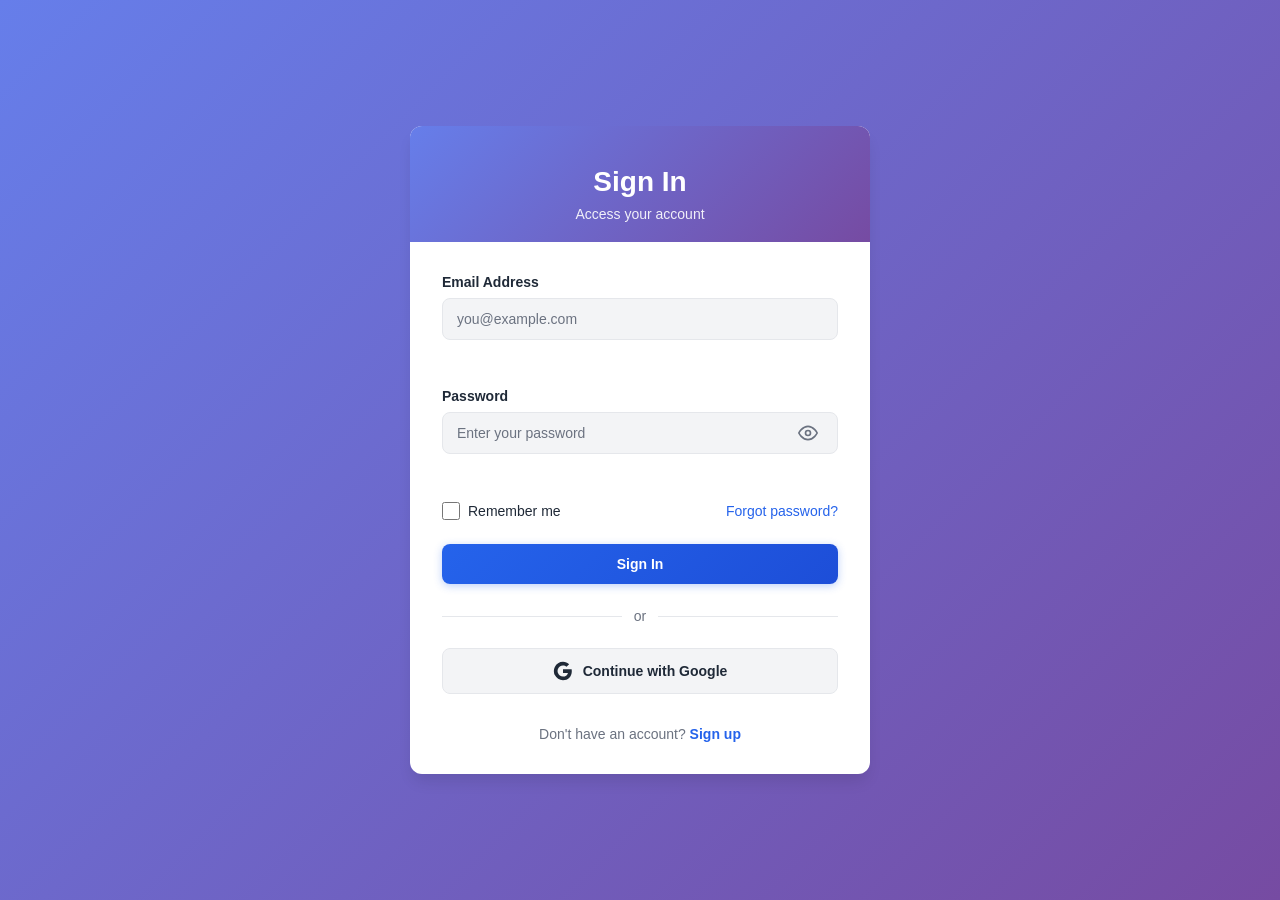
<file: index.html>
<!DOCTYPE html>
<html lang="en">
<head>
    <meta charset="UTF-8">
    <meta name="viewport" content="width=device-width, initial-scale=1.0">
    <title>Sign In</title>
    <link rel="stylesheet" href="styles.css">
</head>
<body>
    <div class="container">
        <div class="form-wrapper">
            <div class="form-header">
                <h1>Sign In</h1>
                <p>Access your account</p>
            </div>

            <form id="signInForm" class="sign-in-form" method="POST">
                <div class="form-group">
                    <label for="email">Email Address</label>
                    <input 
                        type="email" 
                        id="email" 
                        name="email" 
                        placeholder="you@example.com" 
                        required
                    >
                    <span class="error-message" id="emailError"></span>
                </div>

                <div class="form-group">
                    <label for="password">Password</label>
                    <div class="password-wrapper">
                        <input 
                            type="password" 
                            id="password" 
                            name="password" 
                            placeholder="Enter your password" 
                            required
                        >
                        <button type="button" class="toggle-password" id="togglePassword">
                            <svg class="eye-icon" viewBox="0 0 24 24" fill="none" stroke="currentColor" stroke-width="2">
                                <path d="M1 12s4-8 11-8 11 8 11 8-4 8-11 8-11-8-11-8z"></path>
                                <circle cx="12" cy="12" r="3"></circle>
                            </svg>
                        </button>
                    </div>
                    <span class="error-message" id="passwordError"></span>
                </div>

                <div class="form-options">
                    <label class="checkbox-label">
                        <input type="checkbox" id="rememberMe" name="rememberMe">
                        <span>Remember me</span>
                    </label>
                    <a href="#" class="forgot-link">Forgot password?</a>
                </div>

                <button type="submit" class="btn-primary">Sign In</button>

                <div class="divider">
                    <span>or</span>
                </div>

                <button type="button" class="btn-secondary">
                    <svg class="google-icon" viewBox="0 0 24 24" fill="currentColor">
                        <path d="M22.56 12.25c0-.78-.07-1.53-.2-2.25H12v4.26h5.92c-.26 1.37-1.04 2.53-2.21 3.31v2.77h3.57c2.08-1.92 3.28-4.74 3.28-8.09z"/>
                        <path d="M12 23c2.97 0 5.46-.98 7.28-2.66l-3.57-2.77c-.98.66-2.23 1.06-3.71 1.06-2.86 0-5.29-1.93-6.16-4.53H2.18v2.84C3.99 20.53 7.7 23 12 23z"/>
                        <path d="M5.84 14.09c-.22-.66-.35-1.36-.35-2.09s.13-1.43.35-2.09V7.07H2.18C1.43 8.55 1 10.22 1 12s.43 3.45 1.18 4.93l2.85-2.22.81-.62z"/>
                        <path d="M12 5.38c1.62 0 3.06.56 4.21 1.64l3.15-3.15C17.45 2.09 14.97 1 12 1 7.7 1 3.99 3.47 2.18 7.07l3.66 2.84c.87-2.6 3.3-4.53 6.16-4.53z"/>
                    </svg>
                    Continue with Google
                </button>
            </form>

            <div class="form-footer">
                <p>Don't have an account? <a href="#">Sign up</a></p>
            </div>
        </div>
    </div>

    <script src="script.js"></script>
</body>
</html>
</file>
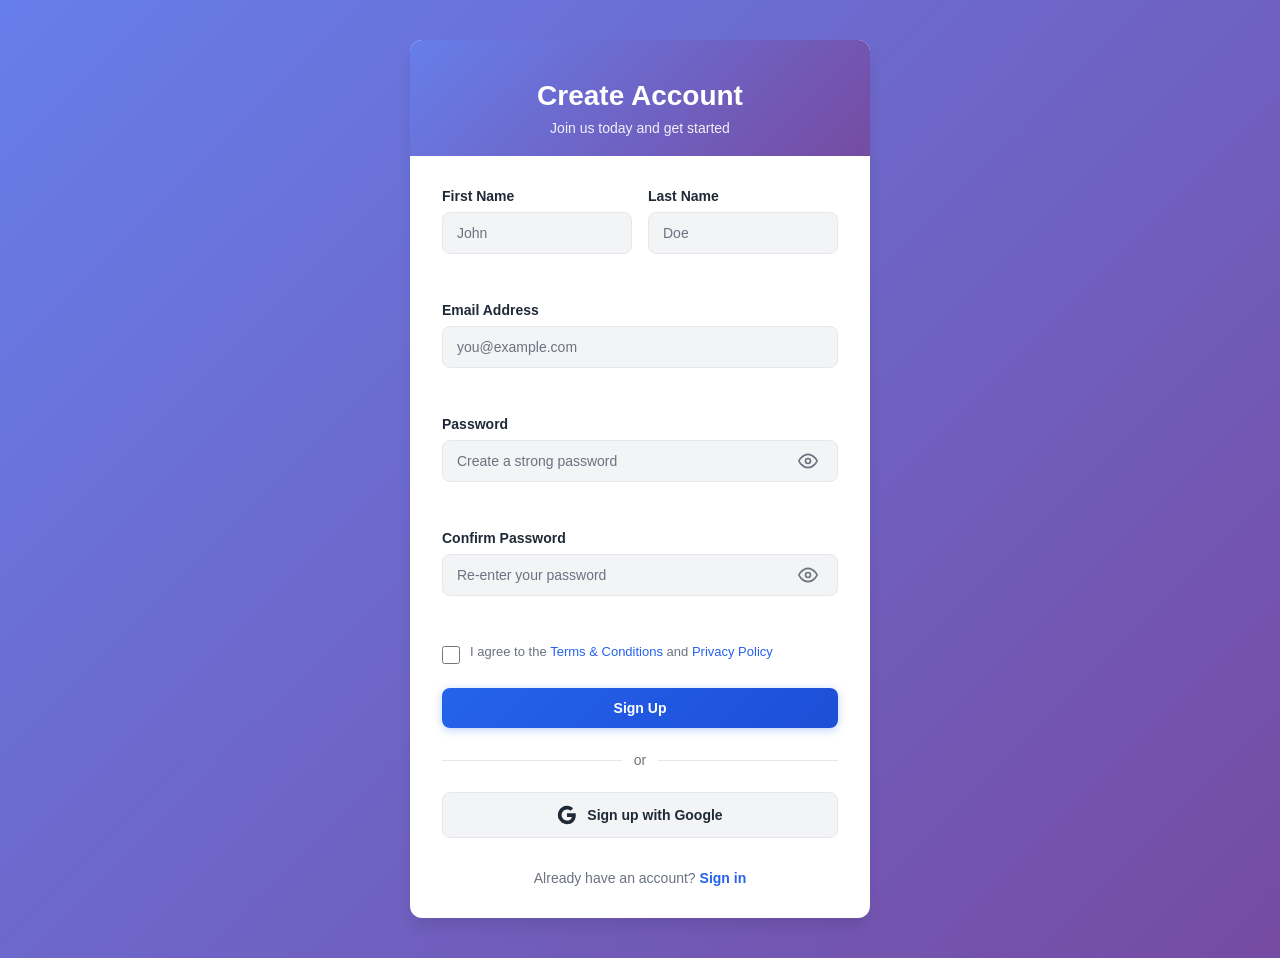
<file: signup.html>
<!DOCTYPE html>
<html lang="en">
<head>
    <meta charset="UTF-8">
    <meta name="viewport" content="width=device-width, initial-scale=1.0">
    <title>Sign Up</title>
    <style>
        /* ====================================
           Sign Up Form - Stylesheet
           ==================================== */

        * {
            margin: 0;
            padding: 0;
            box-sizing: border-box;
        }

        :root {
            --primary-color: #2563eb;
            --primary-hover: #1d4ed8;
            --secondary-color: #f3f4f6;
            --text-primary: #1f2937;
            --text-secondary: #6b7280;
            --border-color: #e5e7eb;
            --error-color: #dc2626;
            --success-color: #16a34a;
            --shadow-sm: 0 1px 2px 0 rgba(0, 0, 0, 0.05);
            --shadow-md: 0 4px 6px -1px rgba(0, 0, 0, 0.1);
            --shadow-lg: 0 10px 15px -3px rgba(0, 0, 0, 0.1);
            --transition: all 0.3s ease;
        }

        body {
            font-family: -apple-system, BlinkMacSystemFont, "Segoe UI", Roboto, "Helvetica Neue", Arial, sans-serif;
            background: linear-gradient(135deg, #667eea 0%, #764ba2 100%);
            min-height: 100vh;
            display: flex;
            align-items: center;
            justify-content: center;
            color: var(--text-primary);
            padding: 20px 0;
        }

        /* Container & Wrapper */
        .container {
            width: 100%;
            max-width: 500px;
            padding: 20px;
        }

        .form-wrapper {
            background: white;
            border-radius: 12px;
            box-shadow: var(--shadow-lg);
            overflow: hidden;
            animation: slideUp 0.5s ease;
        }

        @keyframes slideUp {
            from {
                opacity: 0;
                transform: translateY(20px);
            }
            to {
                opacity: 1;
                transform: translateY(0);
            }
        }

        /* Form Header */
        .form-header {
            padding: 40px 32px 20px;
            text-align: center;
            background: linear-gradient(135deg, #667eea 0%, #764ba2 100%);
            color: white;
        }

        .form-header h1 {
            font-size: 28px;
            font-weight: 700;
            margin-bottom: 8px;
        }

        .form-header p {
            font-size: 14px;
            opacity: 0.9;
        }

        /* Form Content */
        .sign-up-form {
            padding: 32px;
        }

        /* Form Row (Two Columns) */
        .form-row {
            display: grid;
            grid-template-columns: 1fr 1fr;
            gap: 16px;
            margin-bottom: 24px;
        }

        .form-row .form-group {
            margin-bottom: 0;
        }

        /* Form Group */
        .form-group {
            margin-bottom: 24px;
        }

        .form-group label {
            display: block;
            font-size: 14px;
            font-weight: 600;
            margin-bottom: 8px;
            color: var(--text-primary);
        }

        .form-group input,
        .form-group select {
            width: 100%;
            padding: 12px 14px;
            font-size: 14px;
            border: 1px solid var(--border-color);
            border-radius: 8px;
            background: var(--secondary-color);
            color: var(--text-primary);
            transition: var(--transition);
            font-family: inherit;
        }

        .form-group input:focus,
        .form-group select:focus {
            outline: none;
            border-color: var(--primary-color);
            background: white;
            box-shadow: 0 0 0 3px rgba(37, 99, 235, 0.1);
        }

        .form-group input::placeholder {
            color: var(--text-secondary);
        }

        /* Password Wrapper */
        .password-wrapper {
            position: relative;
            display: flex;
            align-items: center;
        }

        .password-wrapper input {
            width: 100%;
            padding-right: 44px;
        }

        .toggle-password {
            position: absolute;
            right: 12px;
            background: none;
            border: none;
            cursor: pointer;
            padding: 8px;
            color: var(--text-secondary);
            transition: var(--transition);
            display: flex;
            align-items: center;
            justify-content: center;
        }

        .toggle-password:hover {
            color: var(--primary-color);
        }

        .eye-icon {
            width: 20px;
            height: 20px;
        }

        /* Error Message */
        .error-message {
            display: block;
            font-size: 13px;
            color: var(--error-color);
            margin-top: 6px;
            min-height: 18px;
        }

        /* Success Message */
        .success-message {
            display: none;
            font-size: 13px;
            color: var(--success-color);
            margin-top: 6px;
        }

        /* Terms & Conditions */
        .checkbox-label {
            display: flex;
            align-items: flex-start;
            cursor: pointer;
            user-select: none;
            font-size: 13px;
            color: var(--text-secondary);
            margin-bottom: 24px;
        }

        .checkbox-label input[type="checkbox"] {
            width: 18px;
            height: 18px;
            margin-right: 10px;
            margin-top: 2px;
            cursor: pointer;
            accent-color: var(--primary-color);
            flex-shrink: 0;
        }

        .checkbox-label a {
            color: var(--primary-color);
            text-decoration: none;
            font-weight: 500;
        }

        .checkbox-label a:hover {
            text-decoration: underline;
        }

        /* Buttons */
        .btn-primary,
        .btn-secondary {
            width: 100%;
            padding: 12px 16px;
            font-size: 14px;
            font-weight: 600;
            border: none;
            border-radius: 8px;
            cursor: pointer;
            transition: var(--transition);
            display: flex;
            align-items: center;
            justify-content: center;
            gap: 10px;
        }

        .btn-primary {
            background: linear-gradient(135deg, var(--primary-color) 0%, #1d4ed8 100%);
            color: white;
            margin-bottom: 16px;
            box-shadow: 0 2px 8px rgba(37, 99, 235, 0.3);
        }

        .btn-primary:hover {
            background: linear-gradient(135deg, var(--primary-hover) 0%, #164ba8 100%);
            box-shadow: 0 4px 12px rgba(37, 99, 235, 0.4);
            transform: translateY(-2px);
        }

        .btn-primary:active {
            transform: translateY(0);
        }

        .btn-secondary {
            background: var(--secondary-color);
            color: var(--text-primary);
            border: 1px solid var(--border-color);
            margin-top: 16px;
        }

        .btn-secondary:hover {
            background: #e5e7eb;
            border-color: var(--text-secondary);
        }

        .btn-secondary:active {
            background: #d1d5db;
        }

        /* Google Icon */
        .google-icon {
            width: 20px;
            height: 20px;
        }

        /* Divider */
        .divider {
            display: flex;
            align-items: center;
            margin: 24px 0;
            color: var(--text-secondary);
            font-size: 14px;
        }

        .divider::before,
        .divider::after {
            content: "";
            flex: 1;
            height: 1px;
            background: var(--border-color);
        }

        .divider span {
            padding: 0 12px;
        }

        /* Form Footer */
        .form-footer {
            padding: 0 32px 32px;
            text-align: center;
            font-size: 14px;
            color: var(--text-secondary);
        }

        .form-footer a {
            color: var(--primary-color);
            text-decoration: none;
            font-weight: 600;
            transition: var(--transition);
        }

        .form-footer a:hover {
            color: var(--primary-hover);
            text-decoration: underline;
        }

        /* Responsive Design */
        @media (max-width: 640px) {
            .container {
                padding: 16px;
            }

            .form-wrapper {
                border-radius: 8px;
            }

            .form-header {
                padding: 32px 24px 16px;
            }

            .form-header h1 {
                font-size: 24px;
            }

            .sign-up-form {
                padding: 24px;
            }

            .form-footer {
                padding: 0 24px 24px;
            }

            .form-row {
                grid-template-columns: 1fr;
                gap: 0;
            }
        }

        /* Accessibility */
        @media (prefers-reduced-motion: reduce) {
            * {
                animation-duration: 0.01ms !important;
                animation-iteration-count: 1 !important;
                transition-duration: 0.01ms !important;
            }
        }

        /* Focus Styles for Keyboard Navigation */
        button:focus-visible,
        input:focus-visible,
        select:focus-visible {
            outline: 2px solid var(--primary-color);
            outline-offset: 2px;
        }
    </style>
</head>
<body>
    <div class="container">
        <div class="form-wrapper">
            <div class="form-header">
                <h1>Create Account</h1>
                <p>Join us today and get started</p>
            </div>

            <form id="signUpForm" class="sign-up-form" method="POST">
                <div class="form-row">
                    <div class="form-group">
                        <label for="firstName">First Name</label>
                        <input 
                            type="text" 
                            id="firstName" 
                            name="firstName" 
                            placeholder="John" 
                            required
                        >
                        <span class="error-message" id="firstNameError"></span>
                    </div>

                    <div class="form-group">
                        <label for="lastName">Last Name</label>
                        <input 
                            type="text" 
                            id="lastName" 
                            name="lastName" 
                            placeholder="Doe" 
                            required
                        >
                        <span class="error-message" id="lastNameError"></span>
                    </div>
                </div>

                <div class="form-group">
                    <label for="email">Email Address</label>
                    <input 
                        type="email" 
                        id="email" 
                        name="email" 
                        placeholder="you@example.com" 
                        required
                    >
                    <span class="error-message" id="emailError"></span>
                </div>

                <div class="form-group">
                    <label for="password">Password</label>
                    <div class="password-wrapper">
                        <input 
                            type="password" 
                            id="password" 
                            name="password" 
                            placeholder="Create a strong password" 
                            required
                        >
                        <button type="button" class="toggle-password" id="togglePassword">
                            <svg class="eye-icon" viewBox="0 0 24 24" fill="none" stroke="currentColor" stroke-width="2">
                                <path d="M1 12s4-8 11-8 11 8 11 8-4 8-11 8-11-8-11-8z"></path>
                                <circle cx="12" cy="12" r="3"></circle>
                            </svg>
                        </button>
                    </div>
                    <span class="error-message" id="passwordError"></span>
                </div>

                <div class="form-group">
                    <label for="confirmPassword">Confirm Password</label>
                    <div class="password-wrapper">
                        <input 
                            type="password" 
                            id="confirmPassword" 
                            name="confirmPassword" 
                            placeholder="Re-enter your password" 
                            required
                        >
                        <button type="button" class="toggle-password" id="toggleConfirmPassword">
                            <svg class="eye-icon" viewBox="0 0 24 24" fill="none" stroke="currentColor" stroke-width="2">
                                <path d="M1 12s4-8 11-8 11 8 11 8-4 8-11 8-11-8-11-8z"></path>
                                <circle cx="12" cy="12" r="3"></circle>
                            </svg>
                        </button>
                    </div>
                    <span class="error-message" id="confirmPasswordError"></span>
                </div>

                <label class="checkbox-label">
                    <input type="checkbox" id="agreeTerms" name="agreeTerms" required>
                    <span>I agree to the <a href="#" onclick="return false;">Terms & Conditions</a> and <a href="#" onclick="return false;">Privacy Policy</a></span>
                </label>

                <button type="submit" class="btn-primary">Sign Up</button>

                <div class="divider">
                    <span>or</span>
                </div>

                <button type="button" class="btn-secondary">
                    <svg class="google-icon" viewBox="0 0 24 24" fill="currentColor">
                        <path d="M22.56 12.25c0-.78-.07-1.53-.2-2.25H12v4.26h5.92c-.26 1.37-1.04 2.53-2.21 3.31v2.77h3.57c2.08-1.92 3.28-4.74 3.28-8.09z"/>
                        <path d="M12 23c2.97 0 5.46-.98 7.28-2.66l-3.57-2.77c-.98.66-2.23 1.06-3.71 1.06-2.86 0-5.29-1.93-6.16-4.53H2.18v2.84C3.99 20.53 7.7 23 12 23z"/>
                        <path d="M5.84 14.09c-.22-.66-.35-1.36-.35-2.09s.13-1.43.35-2.09V7.07H2.18C1.43 8.55 1 10.22 1 12s.43 3.45 1.18 4.93l2.85-2.22.81-.62z"/>
                        <path d="M12 5.38c1.62 0 3.06.56 4.21 1.64l3.15-3.15C17.45 2.09 14.97 1 12 1 7.7 1 3.99 3.47 2.18 7.07l3.66 2.84c.87-2.6 3.3-4.53 6.16-4.53z"/>
                    </svg>
                    Sign up with Google
                </button>
            </form>

            <div class="form-footer">
                <p>Already have an account? <a href="index.html">Sign in</a></p>
            </div>
        </div>
    </div>

    <script>
        /* ====================================
           Sign Up Form - JavaScript Functionality
           ==================================== */

        document.addEventListener('DOMContentLoaded', function () {
            const signUpForm = document.getElementById('signUpForm');
            const firstNameInput = document.getElementById('firstName');
            const lastNameInput = document.getElementById('lastName');
            const emailInput = document.getElementById('email');
            const passwordInput = document.getElementById('password');
            const confirmPasswordInput = document.getElementById('confirmPassword');
            const togglePasswordBtn = document.getElementById('togglePassword');
            const toggleConfirmPasswordBtn = document.getElementById('toggleConfirmPassword');
            const agreeTermsCheckbox = document.getElementById('agreeTerms');

            const firstNameError = document.getElementById('firstNameError');
            const lastNameError = document.getElementById('lastNameError');
            const emailError = document.getElementById('emailError');
            const passwordError = document.getElementById('passwordError');
            const confirmPasswordError = document.getElementById('confirmPasswordError');

            /* ---- Validation Functions ---- */
            const validateName = (name) => {
                return name.trim().length >= 2 && /^[a-zA-Z\s'-]+$/.test(name);
            };

            const validateEmail = (email) => {
                const emailRegex = /^[^\s@]+@[^\s@]+\.[^\s@]+$/;
                return emailRegex.test(email);
            };

            const validatePassword = (password) => {
                return password.length >= 8;
            };

            const validatePasswordMatch = (password, confirmPassword) => {
                return password === confirmPassword;
            };

            /* ---- Password Visibility Toggle ---- */
            togglePasswordBtn.addEventListener('click', function (e) {
                e.preventDefault();
                const type = passwordInput.getAttribute('type') === 'password' ? 'text' : 'password';
                passwordInput.setAttribute('type', type);
            });

            toggleConfirmPasswordBtn.addEventListener('click', function (e) {
                e.preventDefault();
                const type = confirmPasswordInput.getAttribute('type') === 'password' ? 'text' : 'password';
                confirmPasswordInput.setAttribute('type', type);
            });

            /* ---- First Name Validation ---- */
            firstNameInput.addEventListener('blur', function () {
                if (this.value.trim() === '') {
                    firstNameError.textContent = 'First name is required';
                } else if (!validateName(this.value)) {
                    firstNameError.textContent = 'First name must be at least 2 characters and contain only letters';
                } else {
                    firstNameError.textContent = '';
                }
            });

            firstNameInput.addEventListener('input', function () {
                if (this.value.trim() !== '' && validateName(this.value)) {
                    firstNameError.textContent = '';
                }
            });

            /* ---- Last Name Validation ---- */
            lastNameInput.addEventListener('blur', function () {
                if (this.value.trim() === '') {
                    lastNameError.textContent = 'Last name is required';
                } else if (!validateName(this.value)) {
                    lastNameError.textContent = 'Last name must be at least 2 characters and contain only letters';
                } else {
                    lastNameError.textContent = '';
                }
            });

            lastNameInput.addEventListener('input', function () {
                if (this.value.trim() !== '' && validateName(this.value)) {
                    lastNameError.textContent = '';
                }
            });

            /* ---- Email Validation ---- */
            emailInput.addEventListener('blur', function () {
                if (this.value.trim() === '') {
                    emailError.textContent = 'Email is required';
                } else if (!validateEmail(this.value)) {
                    emailError.textContent = 'Please enter a valid email address';
                } else {
                    emailError.textContent = '';
                }
            });

            emailInput.addEventListener('input', function () {
                if (this.value.trim() !== '' && validateEmail(this.value)) {
                    emailError.textContent = '';
                }
            });

            /* ---- Password Validation ---- */
            passwordInput.addEventListener('blur', function () {
                if (this.value.trim() === '') {
                    passwordError.textContent = 'Password is required';
                } else if (!validatePassword(this.value)) {
                    passwordError.textContent = 'Password must be at least 8 characters';
                } else {
                    passwordError.textContent = '';
                }
            });

            passwordInput.addEventListener('input', function () {
                if (this.value.trim() !== '' && validatePassword(this.value)) {
                    passwordError.textContent = '';
                }
            });

            /* ---- Confirm Password Validation ---- */
            confirmPasswordInput.addEventListener('blur', function () {
                if (this.value.trim() === '') {
                    confirmPasswordError.textContent = 'Please confirm your password';
                } else if (!validatePasswordMatch(passwordInput.value, this.value)) {
                    confirmPasswordError.textContent = 'Passwords do not match';
                } else {
                    confirmPasswordError.textContent = '';
                }
            });

            confirmPasswordInput.addEventListener('input', function () {
                if (this.value.trim() !== '' && validatePasswordMatch(passwordInput.value, this.value)) {
                    confirmPasswordError.textContent = '';
                }
            });

            /* ---- Form Submission ---- */
            signUpForm.addEventListener('submit', function (e) {
                e.preventDefault();

                // Clear previous errors
                firstNameError.textContent = '';
                lastNameError.textContent = '';
                emailError.textContent = '';
                passwordError.textContent = '';
                confirmPasswordError.textContent = '';

                let isValid = true;

                // Validate all fields
                if (firstNameInput.value.trim() === '') {
                    firstNameError.textContent = 'First name is required';
                    isValid = false;
                } else if (!validateName(firstNameInput.value)) {
                    firstNameError.textContent = 'First name must be at least 2 characters and contain only letters';
                    isValid = false;
                }

                if (lastNameInput.value.trim() === '') {
                    lastNameError.textContent = 'Last name is required';
                    isValid = false;
                } else if (!validateName(lastNameInput.value)) {
                    lastNameError.textContent = 'Last name must be at least 2 characters and contain only letters';
                    isValid = false;
                }

                if (emailInput.value.trim() === '') {
                    emailError.textContent = 'Email is required';
                    isValid = false;
                } else if (!validateEmail(emailInput.value)) {
                    emailError.textContent = 'Please enter a valid email address';
                    isValid = false;
                }

                if (passwordInput.value.trim() === '') {
                    passwordError.textContent = 'Password is required';
                    isValid = false;
                } else if (!validatePassword(passwordInput.value)) {
                    passwordError.textContent = 'Password must be at least 8 characters';
                    isValid = false;
                }

                if (confirmPasswordInput.value.trim() === '') {
                    confirmPasswordError.textContent = 'Please confirm your password';
                    isValid = false;
                } else if (!validatePasswordMatch(passwordInput.value, confirmPasswordInput.value)) {
                    confirmPasswordError.textContent = 'Passwords do not match';
                    isValid = false;
                }

                if (!agreeTermsCheckbox.checked) {
                    alert('Please agree to the Terms & Conditions');
                    isValid = false;
                }

                if (isValid) {
                    const formData = new FormData(signUpForm);
                    const data = {
                        firstName: formData.get('firstName'),
                        lastName: formData.get('lastName'),
                        email: formData.get('email'),
                        password: formData.get('password'),
                        agreeTerms: agreeTermsCheckbox.checked,
                    };

                    console.log('Form submitted successfully:', data);
                    // Handle form submission here (e.g., send to server)
                    // alert('Sign up successful!');
                }
            });

            /* ---- Google Sign-Up Button ---- */
            const googleBtn = document.querySelector('.btn-secondary');
            googleBtn.addEventListener('click', function (e) {
                e.preventDefault();
                console.log('Google Sign-Up clicked');
                // Integrate with Google OAuth here
            });

            /* ---- Sign In Link ---- */
            const signInLink = document.querySelector('.form-footer a');
            signInLink.addEventListener('click', function (e) {
                e.preventDefault();
                window.location.href = 'index.html';
            });
        });
    </script>
</body>
</html>
</file>
<file: styles.css>
/* ====================================
   Sign In Form - Stylesheet
   ==================================== */

* {
    margin: 0;
    padding: 0;
    box-sizing: border-box;
}

:root {
    --primary-color: #2563eb;
    --primary-hover: #1d4ed8;
    --secondary-color: #f3f4f6;
    --text-primary: #1f2937;
    --text-secondary: #6b7280;
    --border-color: #e5e7eb;
    --error-color: #dc2626;
    --success-color: #16a34a;
    --shadow-sm: 0 1px 2px 0 rgba(0, 0, 0, 0.05);
    --shadow-md: 0 4px 6px -1px rgba(0, 0, 0, 0.1);
    --shadow-lg: 0 10px 15px -3px rgba(0, 0, 0, 0.1);
    --transition: all 0.3s ease;
}

body {
    font-family: -apple-system, BlinkMacSystemFont, "Segoe UI", Roboto, "Helvetica Neue", Arial, sans-serif;
    background: linear-gradient(135deg, #667eea 0%, #764ba2 100%);
    min-height: 100vh;
    display: flex;
    align-items: center;
    justify-content: center;
    color: var(--text-primary);
}

/* Container & Wrapper */
.container {
    width: 100%;
    max-width: 500px;
    padding: 20px;
}

.form-wrapper {
    background: white;
    border-radius: 12px;
    box-shadow: var(--shadow-lg);
    overflow: hidden;
    animation: slideUp 0.5s ease;
}

@keyframes slideUp {
    from {
        opacity: 0;
        transform: translateY(20px);
    }
    to {
        opacity: 1;
        transform: translateY(0);
    }
}

/* Form Header */
.form-header {
    padding: 40px 32px 20px;
    text-align: center;
    background: linear-gradient(135deg, #667eea 0%, #764ba2 100%);
    color: white;
}

.form-header h1 {
    font-size: 28px;
    font-weight: 700;
    margin-bottom: 8px;
}

.form-header p {
    font-size: 14px;
    opacity: 0.9;
}

/* Form Content */
.sign-in-form {
    padding: 32px;
}

/* Form Group */
.form-group {
    margin-bottom: 24px;
}

.form-group label {
    display: block;
    font-size: 14px;
    font-weight: 600;
    margin-bottom: 8px;
    color: var(--text-primary);
}

.form-group input {
    width: 100%;
    padding: 12px 14px;
    font-size: 14px;
    border: 1px solid var(--border-color);
    border-radius: 8px;
    background: var(--secondary-color);
    color: var(--text-primary);
    transition: var(--transition);
}

.form-group input:focus {
    outline: none;
    border-color: var(--primary-color);
    background: white;
    box-shadow: 0 0 0 3px rgba(37, 99, 235, 0.1);
}

.form-group input::placeholder {
    color: var(--text-secondary);
}

/* Password Wrapper */
.password-wrapper {
    position: relative;
    display: flex;
    align-items: center;
}

.password-wrapper input {
    width: 100%;
    padding-right: 44px;
}

.toggle-password {
    position: absolute;
    right: 12px;
    background: none;
    border: none;
    cursor: pointer;
    padding: 8px;
    color: var(--text-secondary);
    transition: var(--transition);
    display: flex;
    align-items: center;
    justify-content: center;
}

.toggle-password:hover {
    color: var(--primary-color);
}

.eye-icon {
    width: 20px;
    height: 20px;
}

/* Error Message */
.error-message {
    display: block;
    font-size: 13px;
    color: var(--error-color);
    margin-top: 6px;
    min-height: 18px;
}

/* Form Options */
.form-options {
    display: flex;
    justify-content: space-between;
    align-items: center;
    margin-bottom: 24px;
    font-size: 14px;
}

.checkbox-label {
    display: flex;
    align-items: center;
    cursor: pointer;
    user-select: none;
}

.checkbox-label input[type="checkbox"] {
    width: 18px;
    height: 18px;
    margin-right: 8px;
    cursor: pointer;
    accent-color: var(--primary-color);
}

.forgot-link {
    color: var(--primary-color);
    text-decoration: none;
    font-weight: 500;
    transition: var(--transition);
}

.forgot-link:hover {
    color: var(--primary-hover);
    text-decoration: underline;
}

/* Buttons */
.btn-primary,
.btn-secondary {
    width: 100%;
    padding: 12px 16px;
    font-size: 14px;
    font-weight: 600;
    border: none;
    border-radius: 8px;
    cursor: pointer;
    transition: var(--transition);
    display: flex;
    align-items: center;
    justify-content: center;
    gap: 10px;
}

.btn-primary {
    background: linear-gradient(135deg, var(--primary-color) 0%, #1d4ed8 100%);
    color: white;
    margin-bottom: 16px;
    box-shadow: 0 2px 8px rgba(37, 99, 235, 0.3);
}

.btn-primary:hover {
    background: linear-gradient(135deg, var(--primary-hover) 0%, #164ba8 100%);
    box-shadow: 0 4px 12px rgba(37, 99, 235, 0.4);
    transform: translateY(-2px);
}

.btn-primary:active {
    transform: translateY(0);
}

.btn-secondary {
    background: var(--secondary-color);
    color: var(--text-primary);
    border: 1px solid var(--border-color);
    margin-top: 16px;
}

.btn-secondary:hover {
    background: #e5e7eb;
    border-color: var(--text-secondary);
}

.btn-secondary:active {
    background: #d1d5db;
}

/* Google Icon */
.google-icon {
    width: 20px;
    height: 20px;
}

/* Divider */
.divider {
    display: flex;
    align-items: center;
    margin: 24px 0;
    color: var(--text-secondary);
    font-size: 14px;
}

.divider::before,
.divider::after {
    content: "";
    flex: 1;
    height: 1px;
    background: var(--border-color);
}

.divider span {
    padding: 0 12px;
}

/* Form Footer */
.form-footer {
    padding: 0 32px 32px;
    text-align: center;
    font-size: 14px;
    color: var(--text-secondary);
}

.form-footer a {
    color: var(--primary-color);
    text-decoration: none;
    font-weight: 600;
    transition: var(--transition);
}

.form-footer a:hover {
    color: var(--primary-hover);
    text-decoration: underline;
}

/* Responsive Design */
@media (max-width: 640px) {
    .container {
        padding: 16px;
    }

    .form-wrapper {
        border-radius: 8px;
    }

    .form-header {
        padding: 32px 24px 16px;
    }

    .form-header h1 {
        font-size: 24px;
    }

    .sign-in-form {
        padding: 24px;
    }

    .form-footer {
        padding: 0 24px 24px;
    }

    .form-options {
        flex-direction: column;
        gap: 12px;
    }

    .form-options > * {
        width: 100%;
    }

    .forgot-link {
        text-align: center;
    }
}

/* Accessibility */
@media (prefers-reduced-motion: reduce) {
    * {
        animation-duration: 0.01ms !important;
        animation-iteration-count: 1 !important;
        transition-duration: 0.01ms !important;
    }
}

/* Focus Styles for Keyboard Navigation */
button:focus-visible,
input:focus-visible {
    outline: 2px solid var(--primary-color);
    outline-offset: 2px;
}
</file>
